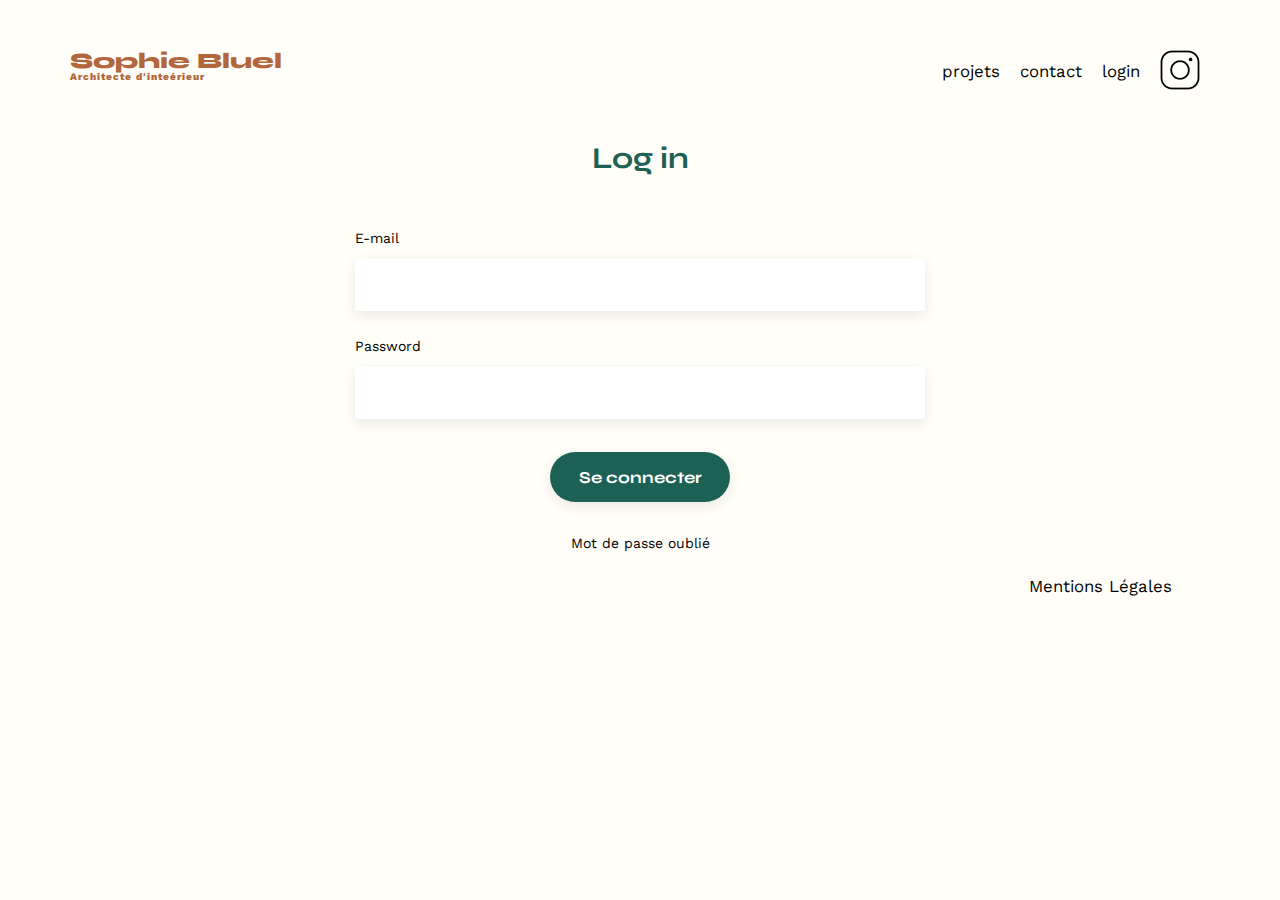
<file: FrontEnd/login-fr.html>
<!DOCTYPE html>
<html lang="fr">

<head>
	<meta charset="UTF-8">
	<title>Sophie Bluel - Architecte d'intérieur</title>
	<meta name="viewport" content="width=device-width, initial-scale=1.0">
	<link rel="preconnect" href="https://fonts.googleapis.com">
	<link rel="preconnect" href="https://fonts.gstatic.com" crossorigin>
	<link href="https://fonts.googleapis.com/css2?family=Syne:wght@700;800&family=Work+Sans&display=swap"
		rel="stylesheet">
	<meta name="login" content="">
	<link rel="stylesheet" href="./assets/style.css">
</head>

<body>
	<header>
		<h1>Sophie Bluel <span>Architecte d'inteérieur</span></h1>
		<nav>
			<ul>
				<li><a href="./index.html">projets</a></li>
				<li>contact</li>
				<li id="login-bold">login</li>
				<li><img src="./assets/icons/instagram.png" alt="Instagram"></li>
			</ul>
		</nav>
	</header>
	<main>
		<section id="login">
			<h2>Log in</h2>
			<p style="color: red;" id="error"></p>
			<form action="#" method="post">
				<label for="email">E-mail</label>
				<input type="email" name="email" id="email" required>
				<label for="password">Password</label>
				<input type="password" name="password" id="password" required>
				<input type="submit" value="Se connecter" id="btn-login">
			</form>
			<p><a class="mdp-link" href="">Mot de passe oublié</a></p>
		</section>
	</main>
	<footer>
		<nav>
			<ul>
				<li>Mentions Légales</li>
			</ul>
		</nav>
	</footer>
	<script rel="module" src="./assets/javascript/login.js"></script>
</body>

</html>
</file>
<file: FrontEnd/assets/style.css>
/* http://meyerweb.com/eric/tools/css/reset/
   v2.0 | 20110126
   License: none (public domain)
*/

html, body, div, span, applet, object, iframe,
h1, h2, h3, h4, h5, h6, p, blockquote, pre,
a, abbr, acronym, address, big, cite, code,
del, dfn, em, img, ins, kbd, q, s, samp,
small, strike, strong, sub, sup, tt, var,
b, u, i, center,
dl, dt, dd, ol, ul, li,
fieldset, form, label, legend,
table, caption, tbody, tfoot, thead, tr, th, td,
article, aside, canvas, details, embed,
figure, figcaption, footer, header, hgroup,
menu, nav, output, ruby, section, summary,
time, mark, audio, video {
	margin: 0;
	padding: 0;
	border: 0;
	font-size: 100%;
	font: inherit;
	vertical-align: baseline;
}
/* HTML5 display-role reset for older browsers */
article, aside, details, figcaption, figure,
footer, header, hgroup, menu, nav, section {
	display: block;
}
body {
	line-height: 1;
}
ol, ul {
	list-style: none;
}
blockquote, q {
	quotes: none;
}
blockquote:before, blockquote:after,
q:before, q:after {
	content: '';
	content: none;
}
table {
	border-collapse: collapse;
	border-spacing: 0;
}
/** end reset css**/
body {
	max-width: 1140px;
	margin:auto;
	font-family: 'Work Sans' ;
	font-size: 14px;
	background-color: #FFFEF8;
}
header {
	display: flex;
	justify-content: space-between;
	margin: 50px 0
}
section {
	margin: 50px 0
}

h1{
	display: flex;
	flex-direction: column;
	font-family: 'Syne';
	font-size: 22px;
	font-weight: 800;
	color: #B1663C
}

h1 > span {
	font-family: 'Work Sans';
	font-size:10px;
	letter-spacing: 0.1em;
;
}

h2{
	font-family: 'Syne';
	font-weight: 700;
	font-size: 30px;
	color: #1D6154
}
nav ul {
	display: flex;
	align-items: center;
	list-style-type: none;

}
nav li {
	padding: 0 10px;
	font-size: 1.2em;
}

li:hover {
	color: #B1663C;
}

a {
	text-decoration: none;
	color: inherit;
}

a:hover {
	color: #B1663C;
}

#introduction {
	display: flex;
	align-items: center;
}
#introduction figure {
	flex: 1
}
#introduction img {
	display: block;
	margin: auto;
	width: 80%;
}

#introduction article {
	flex: 1
}
#introduction h2 {
	margin-bottom: 1em;
}

#introduction p {
	margin-bottom: 0.5em;
}
#portfolio h2 {
	text-align: center;
	margin-bottom: 1em;
}
.gallery {
	width: 100%;
	display: grid;
	grid-template-columns: 1fr 1fr 1fr;
	grid-column-gap: 20px;
	grid-row-gap: 20px;
}

.gallery img {
	width: 100%;

}
#login, #contact {
	width: 50%;
	margin: auto;
}
#login > *, #contact > *, .container>* {
	text-align: center;

}
#login h2, #contact h2{
	margin-bottom: 20px;
}
#login form, #contact form, .container form {
	text-align: left;
	margin-top:30px;
	display: flex;
	flex-direction: column;
}

#login input, #contact input, .container input, .container select {
	height: 50px;
	font-size: 1.2em;
	border: none;
	box-shadow: 0px 4px 14px rgba(0, 0, 0, 0.09);
}
#login label, #contact label, .container label {
	margin: 2em 0 1em 0;
}
#login textarea, #contact textarea {
	border: none;
	box-shadow: 0px 4px 14px rgba(0, 0, 0, 0.09);
}

input[type="submit"]{
	font-family: 'Syne';
	font-weight: 700;
	color: white;
	background-color: #1D6154;
	margin : 2em auto ;
	width: 180px;
	text-align: center;
	border-radius: 60px ;
	cursor: pointer;
}

input[type="submit"]:hover{
	background-color: #0e2f28;
}

footer nav ul {
	display: flex;
	justify-content: flex-end;
	margin: 2em;
}

/* CSS filters */

.filters {
	margin:30px;
	display: flex;
	justify-content: center;
}

.filters button {
	color: #1D6154;
	border: 1px solid;
	border-radius: 30px;
	padding: 10px;
	font-weight: 700;
	background-color: #FFFEF8;
	margin: 0px 5px;
	min-width: 8%;
	font-family: 'Syne';
	cursor: pointer;
}

.filters button:hover {
	background-color: #1D6154;
	color: white;
}

#edition-mode {
	display: flex;
	justify-content: center;
	align-items: center;
	margin: 0px;
	padding: 10px 0px;
	width: 100%;
	background-color: black;

}

#edition-mode h3 {
	color: white;
	text-align: center;
	margin: 0px 10px;
}

#edition-mode i {
	color: white;
	text-align: center;
	margin: 0px 10px;
}

#edition-mode a {
	border: 1px solid white;
	border-radius: 30px;
	padding: 10px;
	background-color: #FFFEF8;
	margin: 0px 5px;
	font-weight: 600;
}

.link-wrapper {
	display: flex;
	justify-content: center;
	align-items:baseline;

}

.modal-link i {
	color: black;
	margin-left: 20px;
	font-size: small;
	align-content: center;
}

.modal-link a {
	color: black;
	margin-left: 5px;
	font-size: small;
	align-content: center;
}

#edit-photo i {
	color: black;
	margin-top: 30px;
	margin-left: 50px;
	font-size: small;
	align-content: center;
}

#edit-photo a {
	color: black;
	margin-left: 5px;
	font-size: small;
	align-content: center;
}
/* modal */

.modal {
	position: fixed;
	display: flex;
	align-items: center;
	justify-content: center;
	top: 0;
	left: 0;
	width: 100%;
	height: 100%;
	background:rgba(0, 0, 0, 0.8);
}

.modal-wrapper {
	display: flex;
	flex-direction: column;
	justify-content: center;
	align-items: center;
	border-radius: 20px;
	width: 700px;
	max-width: calc(100vw - 80px);
	max-height: calc(100vh - 80px);
	padding: 20px;
	background-color: #FFF;
}

#title-modal {
	font-size: 26px;
	margin: 40px 0px;
}

.btn-delete-all {
	font-family: 'Syne';	
}

.btn-add-photo, .btn-valid {
	width: 240px;
	color: white;
	background-color: #1D6154;
	border: 1px solid;
	padding: 10px 10px;
	font-family: 'Syne';
	cursor: pointer;
}

.container {
	padding-bottom: 50px;
	width: 80%;
	display: grid;
	grid-template-columns: 1fr 1fr 1fr 1fr 1fr;
	grid-column-gap: 10px;
	grid-row-gap: 20px;
	border-bottom: 2px solid lightgrey;
}

.container img {
	width: 100%;
}

.flex-button {
	width: 104px;
	position: absolute;
	display: flex;
	justify-content: end;
	margin-top: 5px;
}

.btn-delete, .btn-extend {
	background-color: black;
	color: white;
	border: none;
	padding: 4px;
	margin: 0px 3px;
	font-size: 10px;
	border-radius: 5px;
	cursor: pointer;
}

.btn-extend {
	opacity: 0;
}

:focus {
	box-shadow: 0 0 1px blue;
}

.nav-modal {
	width: 100%;
	display: flex;
}

.modal-close, .modal-return {
	background-color: white;
	border: none;
	cursor: pointer;
}

.modal-close i, .modal-return i {
	font-size: 24px;
	justify-content: end;
}

.upload-container, .photo-preview {
	display: flex;
	flex-direction: column;
	align-items: center;
	background-color: #e8f1f7;
}

.upload-container i {
	font-size: 50px;
	margin: 25px 0px;
	opacity: 60%;
	color: grey;
}

.upload-container p {
	margin: 15px 0px;
}

.upload-image {
	display: inline-block;
	position: relative;
	overflow: hidden;
  }

.upload-image input[type=file] {
	left: 0;
	top: 0;
	opacity: 0;
	position: absolute;
	font-size: 90px;
  }

.btn-upload {
	background-color: #cbd6dc;
	border: none;
	color: #306685;
	border-radius: 60px;
	font-size: 14px;
	font-family: 'Syne';
	font-weight: 700;
	width: 180px;
	padding: 10px 0px;
	cursor: pointer;
  }

  .photo-preview img {
	height: 180px;
	object-fit: contain;
  }
</file>
